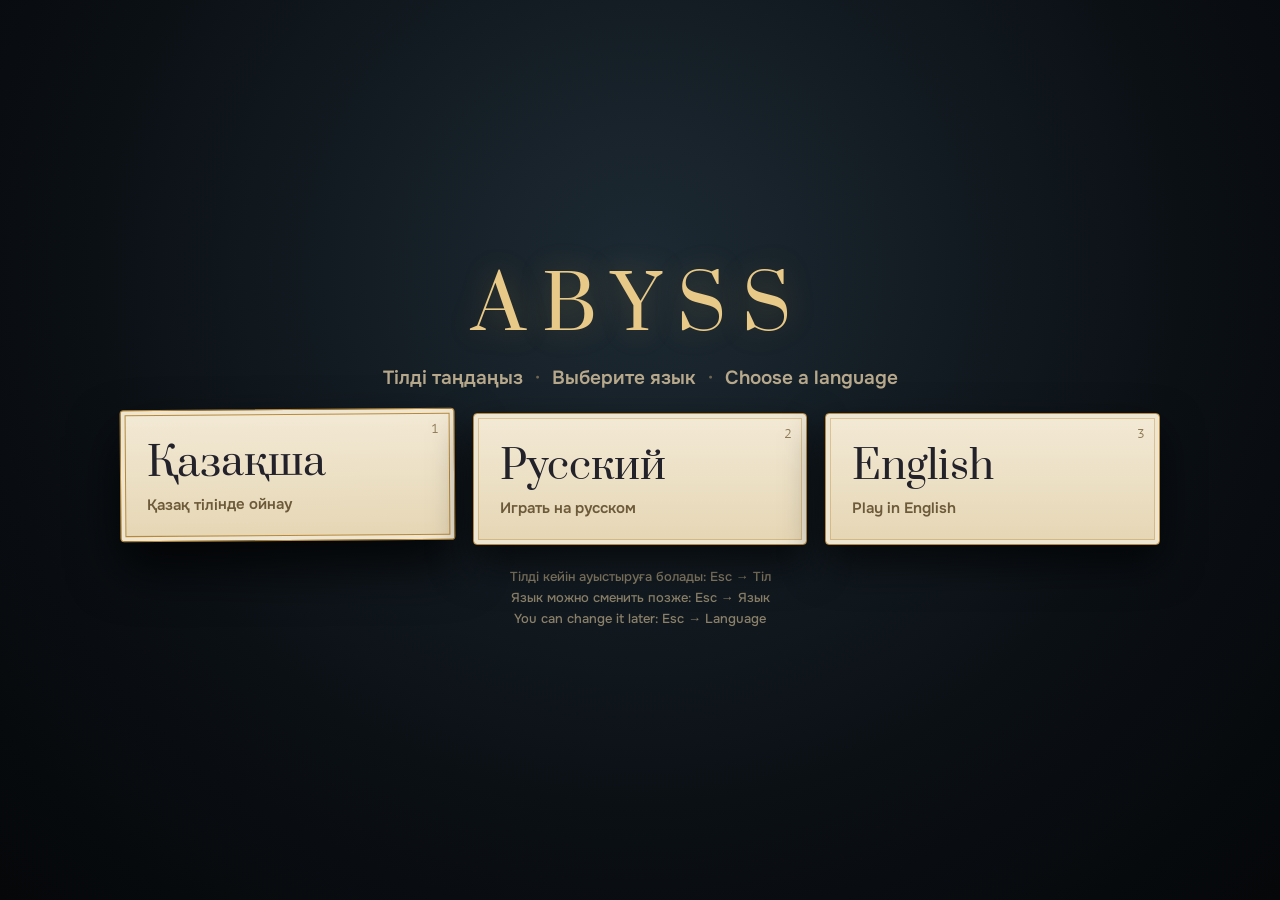
<file: web/index.html>
<!doctype html>
<html lang="ru">
<head>
  <meta charset="utf-8">
  <meta name="viewport" content="width=device-width, initial-scale=1">
  <title>ABYSS</title>
  <link rel="stylesheet" href="css/game.css">
  <link rel="icon" href="data:image/svg+xml,%3Csvg xmlns=%22http://www.w3.org/2000/svg%22 viewBox=%220 0 16 16%22%3E%3Ccircle cx=%228%22 cy=%228%22 r=%227%22 fill=%22%23B8893B%22/%3E%3Cpath d=%22M4 9h8l-1.5 2h-5z%22 fill=%22%23F2B632%22/%3E%3C/svg%3E">
  <!-- three.js is vendored in web/vendor/three: the game works offline -->
  <script type="importmap">
    { "imports": { "three": "./vendor/three/three.module.js", "three/addons/": "./vendor/three/addons/" } }
  </script>
</head>
<body>
  <canvas id="scene"></canvas>
  <div class="letterbox t"></div><div class="letterbox b"></div>
  <!-- All text is HTML over the canvas (never drawn in WebGL). -->
  <div id="overlay"></div>
  <div id="ui"></div>
  <div class="autopilot-banner" id="autopilot-banner" hidden></div>
  <div class="status" id="status" hidden></div>
  <div id="fade"></div>
  <script type="module" src="js/main.js"></script>
</body>
</html>
</file>
<file: web/css/game.css>
/* ABYSS · local woff2 fonts (offline). Every family has latin + cyrillic + cyrillic-ext,
   so the Kazakh letters Әә Ғғ Ққ Ңң Өө Ұұ Үү Һһ Іі never fall back (CLAUDE.md 23.1; tests/test_fonts.py). */
@font-face { font-family: "Cormorant Garamond"; font-weight: 500; font-style: normal; font-display: block;
  src: url("../fonts/cormorant-garamond-cyrillic-ext-500-normal.woff2") format("woff2"); unicode-range: U+0460-052F, U+1C80-1C8A, U+20B4, U+2DE0-2DFF, U+A640-A69F, U+FE2E-FE2F; }
@font-face { font-family: "Cormorant Garamond"; font-weight: 500; font-style: normal; font-display: block;
  src: url("../fonts/cormorant-garamond-cyrillic-500-normal.woff2") format("woff2"); unicode-range: U+0301, U+0400-045F, U+0490-0491, U+04B0-04B1, U+2116; }
@font-face { font-family: "Cormorant Garamond"; font-weight: 500; font-style: normal; font-display: block;
  src: url("../fonts/cormorant-garamond-latin-500-normal.woff2") format("woff2"); unicode-range: U+0000-00FF, U+0131, U+0152-0153, U+02BB-02BC, U+02C6, U+02DA, U+02DC, U+0304, U+0308, U+0329, U+2000-206F, U+20AC, U+2122, U+2191, U+2193, U+2212, U+2215, U+FEFF, U+FFFD; }
@font-face { font-family: "Cormorant Garamond"; font-weight: 500; font-style: italic; font-display: block;
  src: url("../fonts/cormorant-garamond-cyrillic-ext-500-italic.woff2") format("woff2"); unicode-range: U+0460-052F, U+1C80-1C8A, U+20B4, U+2DE0-2DFF, U+A640-A69F, U+FE2E-FE2F; }
@font-face { font-family: "Cormorant Garamond"; font-weight: 500; font-style: italic; font-display: block;
  src: url("../fonts/cormorant-garamond-cyrillic-500-italic.woff2") format("woff2"); unicode-range: U+0301, U+0400-045F, U+0490-0491, U+04B0-04B1, U+2116; }
@font-face { font-family: "Cormorant Garamond"; font-weight: 500; font-style: italic; font-display: block;
  src: url("../fonts/cormorant-garamond-latin-500-italic.woff2") format("woff2"); unicode-range: U+0000-00FF, U+0131, U+0152-0153, U+02BB-02BC, U+02C6, U+02DA, U+02DC, U+0304, U+0308, U+0329, U+2000-206F, U+20AC, U+2122, U+2191, U+2193, U+2212, U+2215, U+FEFF, U+FFFD; }
@font-face { font-family: "Cormorant Garamond"; font-weight: 600; font-style: normal; font-display: block;
  src: url("../fonts/cormorant-garamond-cyrillic-ext-600-normal.woff2") format("woff2"); unicode-range: U+0460-052F, U+1C80-1C8A, U+20B4, U+2DE0-2DFF, U+A640-A69F, U+FE2E-FE2F; }
@font-face { font-family: "Cormorant Garamond"; font-weight: 600; font-style: normal; font-display: block;
  src: url("../fonts/cormorant-garamond-cyrillic-600-normal.woff2") format("woff2"); unicode-range: U+0301, U+0400-045F, U+0490-0491, U+04B0-04B1, U+2116; }
@font-face { font-family: "Cormorant Garamond"; font-weight: 600; font-style: normal; font-display: block;
  src: url("../fonts/cormorant-garamond-latin-600-normal.woff2") format("woff2"); unicode-range: U+0000-00FF, U+0131, U+0152-0153, U+02BB-02BC, U+02C6, U+02DA, U+02DC, U+0304, U+0308, U+0329, U+2000-206F, U+20AC, U+2122, U+2191, U+2193, U+2212, U+2215, U+FEFF, U+FFFD; }
@font-face { font-family: "Cormorant Garamond"; font-weight: 600; font-style: italic; font-display: block;
  src: url("../fonts/cormorant-garamond-cyrillic-ext-600-italic.woff2") format("woff2"); unicode-range: U+0460-052F, U+1C80-1C8A, U+20B4, U+2DE0-2DFF, U+A640-A69F, U+FE2E-FE2F; }
@font-face { font-family: "Cormorant Garamond"; font-weight: 600; font-style: italic; font-display: block;
  src: url("../fonts/cormorant-garamond-cyrillic-600-italic.woff2") format("woff2"); unicode-range: U+0301, U+0400-045F, U+0490-0491, U+04B0-04B1, U+2116; }
@font-face { font-family: "Cormorant Garamond"; font-weight: 600; font-style: italic; font-display: block;
  src: url("../fonts/cormorant-garamond-latin-600-italic.woff2") format("woff2"); unicode-range: U+0000-00FF, U+0131, U+0152-0153, U+02BB-02BC, U+02C6, U+02DA, U+02DC, U+0304, U+0308, U+0329, U+2000-206F, U+20AC, U+2122, U+2191, U+2193, U+2212, U+2215, U+FEFF, U+FFFD; }
@font-face { font-family: "Cormorant Garamond"; font-weight: 700; font-style: normal; font-display: block;
  src: url("../fonts/cormorant-garamond-cyrillic-ext-700-normal.woff2") format("woff2"); unicode-range: U+0460-052F, U+1C80-1C8A, U+20B4, U+2DE0-2DFF, U+A640-A69F, U+FE2E-FE2F; }
@font-face { font-family: "Cormorant Garamond"; font-weight: 700; font-style: normal; font-display: block;
  src: url("../fonts/cormorant-garamond-cyrillic-700-normal.woff2") format("woff2"); unicode-range: U+0301, U+0400-045F, U+0490-0491, U+04B0-04B1, U+2116; }
@font-face { font-family: "Cormorant Garamond"; font-weight: 700; font-style: normal; font-display: block;
  src: url("../fonts/cormorant-garamond-latin-700-normal.woff2") format("woff2"); unicode-range: U+0000-00FF, U+0131, U+0152-0153, U+02BB-02BC, U+02C6, U+02DA, U+02DC, U+0304, U+0308, U+0329, U+2000-206F, U+20AC, U+2122, U+2191, U+2193, U+2212, U+2215, U+FEFF, U+FFFD; }
@font-face { font-family: "Cormorant Garamond"; font-weight: 700; font-style: italic; font-display: block;
  src: url("../fonts/cormorant-garamond-cyrillic-ext-700-italic.woff2") format("woff2"); unicode-range: U+0460-052F, U+1C80-1C8A, U+20B4, U+2DE0-2DFF, U+A640-A69F, U+FE2E-FE2F; }
@font-face { font-family: "Cormorant Garamond"; font-weight: 700; font-style: italic; font-display: block;
  src: url("../fonts/cormorant-garamond-cyrillic-700-italic.woff2") format("woff2"); unicode-range: U+0301, U+0400-045F, U+0490-0491, U+04B0-04B1, U+2116; }
@font-face { font-family: "Cormorant Garamond"; font-weight: 700; font-style: italic; font-display: block;
  src: url("../fonts/cormorant-garamond-latin-700-italic.woff2") format("woff2"); unicode-range: U+0000-00FF, U+0131, U+0152-0153, U+02BB-02BC, U+02C6, U+02DA, U+02DC, U+0304, U+0308, U+0329, U+2000-206F, U+20AC, U+2122, U+2191, U+2193, U+2212, U+2215, U+FEFF, U+FFFD; }
@font-face { font-family: "Caveat"; font-weight: 400; font-style: normal; font-display: block;
  src: url("../fonts/caveat-cyrillic-ext-400-normal.woff2") format("woff2"); unicode-range: U+0460-052F, U+1C80-1C8A, U+20B4, U+2DE0-2DFF, U+A640-A69F, U+FE2E-FE2F; }
@font-face { font-family: "Caveat"; font-weight: 400; font-style: normal; font-display: block;
  src: url("../fonts/caveat-cyrillic-400-normal.woff2") format("woff2"); unicode-range: U+0301, U+0400-045F, U+0490-0491, U+04B0-04B1, U+2116; }
@font-face { font-family: "Caveat"; font-weight: 400; font-style: normal; font-display: block;
  src: url("../fonts/caveat-latin-400-normal.woff2") format("woff2"); unicode-range: U+0000-00FF, U+0131, U+0152-0153, U+02BB-02BC, U+02C6, U+02DA, U+02DC, U+0304, U+0308, U+0329, U+2000-206F, U+20AC, U+2122, U+2191, U+2193, U+2212, U+2215, U+FEFF, U+FFFD; }
@font-face { font-family: "Caveat"; font-weight: 700; font-style: normal; font-display: block;
  src: url("../fonts/caveat-cyrillic-ext-700-normal.woff2") format("woff2"); unicode-range: U+0460-052F, U+1C80-1C8A, U+20B4, U+2DE0-2DFF, U+A640-A69F, U+FE2E-FE2F; }
@font-face { font-family: "Caveat"; font-weight: 700; font-style: normal; font-display: block;
  src: url("../fonts/caveat-cyrillic-700-normal.woff2") format("woff2"); unicode-range: U+0301, U+0400-045F, U+0490-0491, U+04B0-04B1, U+2116; }
@font-face { font-family: "Caveat"; font-weight: 700; font-style: normal; font-display: block;
  src: url("../fonts/caveat-latin-700-normal.woff2") format("woff2"); unicode-range: U+0000-00FF, U+0131, U+0152-0153, U+02BB-02BC, U+02C6, U+02DA, U+02DC, U+0304, U+0308, U+0329, U+2000-206F, U+20AC, U+2122, U+2191, U+2193, U+2212, U+2215, U+FEFF, U+FFFD; }
@font-face { font-family: "Onest"; font-weight: 400; font-style: normal; font-display: block;
  src: url("../fonts/onest-cyrillic-ext-400-normal.woff2") format("woff2"); unicode-range: U+0460-052F, U+1C80-1C8A, U+20B4, U+2DE0-2DFF, U+A640-A69F, U+FE2E-FE2F; }
@font-face { font-family: "Onest"; font-weight: 400; font-style: normal; font-display: block;
  src: url("../fonts/onest-cyrillic-400-normal.woff2") format("woff2"); unicode-range: U+0301, U+0400-045F, U+0490-0491, U+04B0-04B1, U+2116; }
@font-face { font-family: "Onest"; font-weight: 400; font-style: normal; font-display: block;
  src: url("../fonts/onest-latin-400-normal.woff2") format("woff2"); unicode-range: U+0000-00FF, U+0131, U+0152-0153, U+02BB-02BC, U+02C6, U+02DA, U+02DC, U+0304, U+0308, U+0329, U+2000-206F, U+20AC, U+2122, U+2191, U+2193, U+2212, U+2215, U+FEFF, U+FFFD; }
@font-face { font-family: "Onest"; font-weight: 500; font-style: normal; font-display: block;
  src: url("../fonts/onest-cyrillic-ext-500-normal.woff2") format("woff2"); unicode-range: U+0460-052F, U+1C80-1C8A, U+20B4, U+2DE0-2DFF, U+A640-A69F, U+FE2E-FE2F; }
@font-face { font-family: "Onest"; font-weight: 500; font-style: normal; font-display: block;
  src: url("../fonts/onest-cyrillic-500-normal.woff2") format("woff2"); unicode-range: U+0301, U+0400-045F, U+0490-0491, U+04B0-04B1, U+2116; }
@font-face { font-family: "Onest"; font-weight: 500; font-style: normal; font-display: block;
  src: url("../fonts/onest-latin-500-normal.woff2") format("woff2"); unicode-range: U+0000-00FF, U+0131, U+0152-0153, U+02BB-02BC, U+02C6, U+02DA, U+02DC, U+0304, U+0308, U+0329, U+2000-206F, U+20AC, U+2122, U+2191, U+2193, U+2212, U+2215, U+FEFF, U+FFFD; }
@font-face { font-family: "Onest"; font-weight: 600; font-style: normal; font-display: block;
  src: url("../fonts/onest-cyrillic-ext-600-normal.woff2") format("woff2"); unicode-range: U+0460-052F, U+1C80-1C8A, U+20B4, U+2DE0-2DFF, U+A640-A69F, U+FE2E-FE2F; }
@font-face { font-family: "Onest"; font-weight: 600; font-style: normal; font-display: block;
  src: url("../fonts/onest-cyrillic-600-normal.woff2") format("woff2"); unicode-range: U+0301, U+0400-045F, U+0490-0491, U+04B0-04B1, U+2116; }
@font-face { font-family: "Onest"; font-weight: 600; font-style: normal; font-display: block;
  src: url("../fonts/onest-latin-600-normal.woff2") format("woff2"); unicode-range: U+0000-00FF, U+0131, U+0152-0153, U+02BB-02BC, U+02C6, U+02DA, U+02DC, U+0304, U+0308, U+0329, U+2000-206F, U+20AC, U+2122, U+2191, U+2193, U+2212, U+2215, U+FEFF, U+FFFD; }
@font-face { font-family: "Onest"; font-weight: 700; font-style: normal; font-display: block;
  src: url("../fonts/onest-cyrillic-ext-700-normal.woff2") format("woff2"); unicode-range: U+0460-052F, U+1C80-1C8A, U+20B4, U+2DE0-2DFF, U+A640-A69F, U+FE2E-FE2F; }
@font-face { font-family: "Onest"; font-weight: 700; font-style: normal; font-display: block;
  src: url("../fonts/onest-cyrillic-700-normal.woff2") format("woff2"); unicode-range: U+0301, U+0400-045F, U+0490-0491, U+04B0-04B1, U+2116; }
@font-face { font-family: "Onest"; font-weight: 700; font-style: normal; font-display: block;
  src: url("../fonts/onest-latin-700-normal.woff2") format("woff2"); unicode-range: U+0000-00FF, U+0131, U+0152-0153, U+02BB-02BC, U+02C6, U+02DA, U+02DC, U+0304, U+0308, U+0329, U+2000-206F, U+20AC, U+2122, U+2191, U+2193, U+2212, U+2215, U+FEFF, U+FFFD; }
@font-face { font-family: "Onest"; font-weight: 800; font-style: normal; font-display: block;
  src: url("../fonts/onest-cyrillic-ext-800-normal.woff2") format("woff2"); unicode-range: U+0460-052F, U+1C80-1C8A, U+20B4, U+2DE0-2DFF, U+A640-A69F, U+FE2E-FE2F; }
@font-face { font-family: "Onest"; font-weight: 800; font-style: normal; font-display: block;
  src: url("../fonts/onest-cyrillic-800-normal.woff2") format("woff2"); unicode-range: U+0301, U+0400-045F, U+0490-0491, U+04B0-04B1, U+2116; }
@font-face { font-family: "Onest"; font-weight: 800; font-style: normal; font-display: block;
  src: url("../fonts/onest-latin-800-normal.woff2") format("woff2"); unicode-range: U+0000-00FF, U+0131, U+0152-0153, U+02BB-02BC, U+02C6, U+02DA, U+02DC, U+0304, U+0308, U+0329, U+2000-206F, U+20AC, U+2122, U+2191, U+2193, U+2212, U+2215, U+FEFF, U+FFFD; }
@font-face { font-family: "Prata"; font-weight: 400; font-style: normal; font-display: block;
  src: url("../fonts/prata-cyrillic-ext-400-normal.woff2") format("woff2"); unicode-range: U+0460-052F, U+1C80-1C8A, U+20B4, U+2DE0-2DFF, U+A640-A69F, U+FE2E-FE2F; }
@font-face { font-family: "Prata"; font-weight: 400; font-style: normal; font-display: block;
  src: url("../fonts/prata-cyrillic-400-normal.woff2") format("woff2"); unicode-range: U+0301, U+0400-045F, U+0490-0491, U+04B0-04B1, U+2116; }
@font-face { font-family: "Prata"; font-weight: 400; font-style: normal; font-display: block;
  src: url("../fonts/prata-latin-400-normal.woff2") format("woff2"); unicode-range: U+0000-00FF, U+0131, U+0152-0153, U+02BB-02BC, U+02C6, U+02DA, U+02DC, U+0304, U+0308, U+0329, U+2000-206F, U+20AC, U+2122, U+2191, U+2193, U+2212, U+2215, U+FEFF, U+FFFD; }
@font-face { font-family: "PT Mono"; font-weight: 400; font-style: normal; font-display: block;
  src: url("../fonts/pt-mono-cyrillic-ext-400-normal.woff2") format("woff2"); unicode-range: U+0460-052F, U+1C80-1C8A, U+20B4, U+2DE0-2DFF, U+A640-A69F, U+FE2E-FE2F; }
@font-face { font-family: "PT Mono"; font-weight: 400; font-style: normal; font-display: block;
  src: url("../fonts/pt-mono-cyrillic-400-normal.woff2") format("woff2"); unicode-range: U+0301, U+0400-045F, U+0490-0491, U+04B0-04B1, U+2116; }
@font-face { font-family: "PT Mono"; font-weight: 400; font-style: normal; font-display: block;
  src: url("../fonts/pt-mono-latin-400-normal.woff2") format("woff2"); unicode-range: U+0000-00FF, U+0131, U+0152-0153, U+02BB-02BC, U+02C6, U+02DA, U+02DC, U+0304, U+0308, U+0329, U+2000-206F, U+20AC, U+2122, U+2191, U+2193, U+2212, U+2215, U+FEFF, U+FFFD; }

:root {
  --paper: #EFE6D2;
  --ink: #2B2A33;
  --pencil: #5B5B66;
  --red-pencil: #C2412D;
  --brass: #B8893B;
  --lamp: #FFD9A0;
  --teal: #2F7D86;
  --title: "Prata", Georgia, serif;
  --hand: "Caveat", "Comic Sans MS", cursive;
  --print: "Onest", "Helvetica Neue", Arial, sans-serif;
  --mono: "PT Mono", Menlo, monospace;
}

* { box-sizing: border-box; }
[hidden] { display: none !important; }

html, body {
  margin: 0;
  height: 100%;
  overflow: hidden;
  background: #0e0905;
  color: var(--ink);
  font-family: var(--print);
}

#scene { position: fixed; inset: 0; width: 100%; height: 100%; display: block; filter: saturate(1.14) contrast(1.05); }

/* the vignette lives in the film shader (view.js) */

#overlay { position: fixed; inset: 0; pointer-events: none; overflow: hidden; }

/* elements pinned to a 3D point: JS moves the holder, the child is centred on it */
.pinned { position: absolute; left: 0; top: 0; will-change: transform; }
.pinned > * { position: relative; }
.pin-at > * { translate: -50% -50%; }
.pin-above > * { translate: -50% -100%; }

/* paper name tags over the ships (CLAUDE.md v3.1, 18) */
.ship-tag { pointer-events: none; background: linear-gradient(#f4ead2, #e8dbbb); color: #23222b; padding: 3px 9px 5px;
  border-radius: 3px; box-shadow: 0 6px 14px #0009; text-align: center; white-space: nowrap; margin-top: -12px; }
.ship-tag::after { content: ""; position: absolute; left: 50%; bottom: -12px; width: 1.5px; height: 12px; background: #23222baa; }
.ship-tag b { display: block; font: 700 15px/1.15 "Cormorant Garamond", Georgia, serif; }
.ship-tag span { font: 600 11px Onest, sans-serif; color: #6d6858; }
.ship-tag.you { border-top: 3px solid #f29a1c; }
.ship-tag.rival { border-top: 3px solid #b8432f; }
.ship-tag.rival b { color: #8e2f1f; }

/* ---------- printed labels on the chart margins ---------- */
.status { position: fixed; left: 24px; bottom: 20px; font-size: 14px; color: #ff9b85; }

/* ======================= M6: table UI ======================= */
#ui { position: fixed; inset: 0; pointer-events: none; z-index: 5; }
#ui > * { pointer-events: auto; }
.icon { width: 18px; height: 18px; flex: none; }

/* paper note look shared by the panels */

/* ================================================================ M7: things on the table (v3.1, 18) */
:root { --paper2: #e7d9b8; --brass2: #ecc983; --brassd: #6b4a1c; --navy: #1f3550; --rival: #a8392a; --serif: "Cormorant Garamond", Georgia, serif; }
.pill { display: inline-flex; align-items: center; gap: 7px; min-height: 34px; padding: 6px 12px; border: 1px solid #c3944766; border-radius: 20px;
  background: #1a120ccc; color: #e9dcc0; font: 600 13px Onest, sans-serif; cursor: pointer; }
.pill:hover { border-color: var(--brass2); }
.pill .icon { width: 17px; height: 17px; color: var(--brass2); }
.pill.active { background: linear-gradient(180deg, #efd08c, #c69a4c 55%, #a27434); color: #2a1c0a; border-color: #5e4319; }
.pill.active .icon { color: #2a1c0a; }
.pill.soon { opacity: 0.45; cursor: not-allowed; }
button:focus-visible { outline: 2px solid var(--brass2); outline-offset: 3px; }

/* caption + goal, brass instruments */
.cap { position: fixed; left: 22px; top: 14px; display: flex; flex-direction: column; align-items: flex-start; gap: 7px; max-width: 340px; }
.cap .who { min-height: 28px; padding: 3px 11px; font-size: 12.5px; }
.cap h1 { margin: 0; font: italic 600 22px/1 var(--serif); color: var(--brass2); }
.cap small { display: block; margin-top: 4px; font: 600 13px Onest, sans-serif; color: #e2d4b6; text-shadow: 0 1px 2px #000, 0 0 8px #000c; }
.cap h1 { text-shadow: 0 1px 3px #000a; }
.inst { position: fixed; left: 18px; top: 104px; display: flex; flex-direction: column; gap: 8px; }
.dial { text-align: center; }
.dial svg { width: 104px; height: 104px; filter: drop-shadow(0 10px 14px #000a); }
.dial span { display: block; margin-top: -2px; font: italic 600 17px var(--serif); color: #e9dcc0; }
.dial .needle { transition: transform 1.1s cubic-bezier(0.3, 1.6, 0.5, 1); }        /* overshoots and settles */
.dial.low span { color: #ff9b85; }
.dial.low svg { animation: dial-low 1.4s ease-in-out infinite; }
@keyframes dial-low { 50% { filter: drop-shadow(0 0 14px rgba(220, 70, 40, 0.75)); } }
.hud-right { position: fixed; right: 18px; top: 14px; display: flex; gap: 6px; flex-wrap: wrap; justify-content: flex-end; width: min(440px, 33vw); }
.hud-right .pill { min-height: 32px; padding: 5px 11px; font-size: 12.5px; }

/* intercepted telegram (the rival) */
/* pinned in the right margin of the table, below the buttons: the chart stays fully visible */
.tg { position: fixed; top: 104px; right: 22px; transform: rotate(1.4deg); width: min(290px, 21vw);
  background: linear-gradient(#efe6cf, #e6dab9); color: #2a2620; padding: 13px 15px 11px; box-shadow: 0 14px 30px #000b;
  font: 12px/1.5 var(--mono); }
.tg::before { content: ""; position: absolute; top: -7px; left: 50%; width: 16px; height: 16px; border-radius: 50%;
  background: radial-gradient(circle at 35% 35%, #ff8a72, #a8392a 60%, #5a1a10); box-shadow: 0 3px 4px #0008; }
.tg .hd { display: flex; justify-content: space-between; align-items: center; font-size: 10.5px; color: #6b6252;
  border-bottom: 1px dashed #6b625266; padding-bottom: 6px; margin-bottom: 6px; }
.tg .st { border: 2px solid #8a7f6a; color: #8a7f6a; padding: 1px 7px; transform: rotate(4deg); font-weight: 700; border-radius: 3px; }
.tg.urgent .st { border-color: var(--rival); color: var(--rival); }
.tg.urgent { animation: tg-pulse 1.2s ease-in-out infinite; }
@keyframes tg-pulse { 50% { box-shadow: 0 14px 30px #000b, 0 0 0 3px rgba(168, 57, 42, 0.7), 0 0 28px 6px rgba(168, 57, 42, 0.45); } }
.tg b { color: var(--rival); }

/* officers' drawer + dock */
.off { position: fixed; left: 50%; bottom: 0; width: min(1120px, 97vw); z-index: 12; display: grid; grid-template-columns: repeat(3, minmax(0, 1fr));
  gap: 16px; align-items: start; padding: 50px 24px 30px; background: linear-gradient(180deg, #3b2615 0, #26170c 100%);
  border-top: 3px solid #c39447; border-radius: 20px 20px 0 0;
  box-shadow: 0 -24px 70px #000d, inset 0 1px 0 #f0d59066, inset 0 -40px 60px #0006;
  transform: translate(-50%, 110%); transition: transform 0.34s cubic-bezier(0.55, 0, 0.8, 0.2); }
.off::before { content: ""; position: absolute; left: 50%; top: 12px; width: 70px; height: 6px; margin-left: -35px; border-radius: 3px;
  background: #c3944766; box-shadow: inset 0 1px 2px #0008; }
body.peek .off { transform: translate(-50%, 0); transition: transform 0.6s cubic-bezier(0.18, 1.32, 0.4, 1); }
.off h2 { position: absolute; left: 26px; top: 12px; margin: 0; font: italic 600 22px/1 var(--serif); color: var(--brass2); }
.off h2 small { margin-left: 10px; font: 600 12px Onest, sans-serif; font-style: normal; color: #a99d86; }
.oc { --r: 0deg; position: relative; display: grid; grid-template-columns: 72px 1fr; gap: 12px; align-items: start; cursor: pointer;
  background: linear-gradient(170deg, #f4ead2, #e8dbbb); color: var(--ink); padding: 12px 14px 12px 12px; box-shadow: 0 12px 26px #000a;
  border-radius: 2px; transform: translateY(60px) rotate(var(--r)); opacity: 0; transition: transform 0.25s ease-in, opacity 0.2s; }
.oc:nth-of-type(1) { --r: -1.2deg; } .oc:nth-of-type(2) { --r: 0.7deg; } .oc:nth-of-type(3) { --r: -0.5deg; }
body.peek .oc { transform: rotate(var(--r)); opacity: 1; transition: transform 0.7s cubic-bezier(0.2, 1.55, 0.4, 1), opacity 0.3s; }
body.peek .oc:nth-of-type(2) { transition-delay: 0.06s; } body.peek .oc:nth-of-type(3) { transition-delay: 0.12s; }
.oc .medal { width: 72px; height: 88px; }
.oc .nm { font: 700 22px/1 var(--serif); }
.oc .rl { margin: 3px 0 5px; font: 600 12px Onest, sans-serif; color: #7a705c; }
.oc q { display: block; quotes: none; font: italic 500 18.5px/1.22 var(--serif); }
.oc q b { font-style: normal; font-weight: 700; color: #8e2f1f; }
.oc.warning { box-shadow: 0 12px 26px #000a, inset 0 0 0 2px rgba(168, 57, 42, 0.7); }
.dock { position: fixed; right: 18px; bottom: 18px; z-index: 8; width: 340px; display: flex; flex-direction: column; gap: 10px; }
.pk { display: grid; grid-template-columns: 44px 1fr auto; gap: 12px; align-items: center; min-height: 60px; text-align: left;
  padding: 10px 14px 10px 10px; background: linear-gradient(180deg, #3b2615, #26170c); border: 1px solid #c3944777; border-radius: 12px;
  box-shadow: 0 12px 26px #000a; color: #f2e8cf; user-select: none; -webkit-user-select: none; touch-action: none; cursor: pointer; }
.pk:hover { border-color: var(--brass2); }
.pk .kc { display: grid; place-items: center; width: 44px; height: 44px; border-radius: 9px; font: 700 22px var(--serif); color: #2a1c0a;
  background: linear-gradient(180deg, #f3d995, #b98a3e); box-shadow: 0 3px 0 #6b4a1c, inset 0 1px 0 #fff6; transition: transform 0.12s, box-shadow 0.12s; }
body.peek .pk .kc { transform: translateY(3px); box-shadow: 0 0 0 #6b4a1c, inset 0 1px 0 #fff6; }
.pk b { display: block; font: 700 19px/1.05 var(--serif); }
.pk small { display: block; margin-top: 2px; font: 600 12px Onest, sans-serif; color: #c9b99a; }
.pk .fc { display: flex; }
.pk .face { display: block; width: 30px; height: 36px; margin-left: -8px; filter: drop-shadow(0 2px 3px #000a); }
.pk .face .medal { width: 100%; height: 100%; }
.pk .face.warning { animation: face-warn 1.2s ease-in-out infinite; }
@keyframes face-warn { 50% { filter: drop-shadow(0 0 8px rgba(255, 90, 60, 0.95)); } }
.adv { position: relative; min-height: 64px; text-align: left; padding: 13px 18px 12px 52px; cursor: pointer;
  background: linear-gradient(180deg, #efd08c 0%, #c69a4c 55%, #a27434 100%); color: #2a1c0a; border: 1px solid #5e4319; border-radius: 3px;
  box-shadow: 0 1px 0 #fff3 inset, 0 -2px 0 #6b4a1c inset, 0 12px 26px #000a; transition: filter 0.2s; }
.adv:hover { filter: brightness(1.07); }
.adv:disabled { filter: grayscale(0.5) brightness(0.8); cursor: wait; }
.adv::before, .adv::after { content: ""; position: absolute; top: 8px; width: 7px; height: 7px; border-radius: 50%; background: radial-gradient(circle at 35% 35%, #f6e2b0, #7a5520); }
.adv::before { left: 8px; } .adv::after { right: 8px; }
.adv svg { position: absolute; left: 16px; top: 50%; transform: translateY(-50%); width: 26px; height: 26px; }
.adv b { display: block; font: 700 23px/1.05 var(--serif); text-shadow: 0 1px 0 #f7e3b066; }
.adv small { display: block; margin-top: 3px; font: 600 13px/1.3 Onest, sans-serif; color: #4b3517; }

/* hint line + brass rail + hanging paper tags */
.actions { position: fixed; left: 22px; bottom: 0; width: min(920px, calc(100vw - 400px)); height: 272px; }
.actions-hint { position: absolute; left: 0; top: 0; max-width: 100%; padding: 5px 12px; background: #1a120ccc; border: 1px solid #c3944744;
  border-radius: 14px; color: #e9dcc0; font-size: 13px; }
.actions-hint b { color: #ffcf7a; }
.rail { position: absolute; left: 0; right: 0; top: 44px; height: 4px; border-radius: 2px; background: linear-gradient(#f0d590, #8a6326); box-shadow: 0 3px 6px #000a; }
.tags { position: absolute; left: 8px; right: 0; top: 66px; display: flex; gap: 14px; align-items: flex-start; }
.tag { --sw: 0deg; position: relative; flex: 1 1 0; max-width: 290px; min-height: 150px; display: flex; flex-direction: column; gap: 5px; text-align: left;
  color: var(--ink); background: linear-gradient(175deg, #f4ead2, #e6d8b6); padding: 24px 13px 10px; cursor: pointer; border: 0;
  clip-path: polygon(22px 0, calc(100% - 22px) 0, 100% 22px, 100% 100%, 0 100%, 0 22px);
  filter: drop-shadow(0 12px 16px #000b); transform-origin: 50% -22px; transform: rotate(var(--sw)); transition: transform 0.35s cubic-bezier(0.3, 1.8, 0.5, 1); }
.tag::before { content: ""; position: absolute; left: 50%; top: -22px; width: 2px; height: 32px; background: #8c7a5c; }
.tag:hover { transform: rotate(calc(var(--sw) * -2.2)); }
.tag:active { transform: rotate(0deg) translateY(2px); }
.tag:disabled { opacity: 0.55; cursor: wait; }
.tag .hole { position: absolute; top: 9px; left: 50%; width: 12px; height: 12px; margin-left: -6px; border-radius: 50%;
  background: #2a1d12; box-shadow: 0 0 0 3px #c39447, 0 0 0 4px #6b4a1c; }
.tag-title { display: grid; grid-template-columns: 30px 1fr; gap: 8px; align-items: start; font: 700 17.5px/1.06 var(--serif); }
.tag-title svg { width: 30px; height: 30px; }
.tag.rec .tag-title { padding-right: 38px; }
.tag-desc { font-size: 11.5px; line-height: 1.28; color: #5b5446; display: -webkit-box; -webkit-line-clamp: 2; -webkit-box-orient: vertical; overflow: hidden; }
.tag-chips { display: flex; gap: 5px; flex-wrap: wrap; }
.chip { font: 12px/1 var(--mono); border: 1.5px solid currentColor; border-radius: 3px; padding: 4px 6px; color: #3b3833; white-space: nowrap; background: none; }
.chip.g { color: #8a5d12; } .chip.t { color: #1f5b62; } .chip.r { color: #8e2f1f; }
.tag-rival { font-size: 11.5px; line-height: 1.25; color: #6d6858; }
.tag-rival.urgent { color: #8e2f1f; font-weight: 700; }
.tag-warn { display: flex; gap: 5px; align-items: flex-start; font-size: 11.5px; line-height: 1.25; color: #8e2f1f; font-weight: 700; }
.tag-warn .icon { width: 14px; height: 14px; flex: none; }
.seal { position: absolute; right: 9px; top: 14px; width: 46px; height: 46px; border-radius: 50%; display: grid; place-items: center;
  background: radial-gradient(circle at 38% 35%, #e6a13a, #a8671a 60%, #6d3f0c); color: #fff3d6; font: italic 700 13px var(--serif);
  transform: rotate(-12deg); box-shadow: 0 3px 6px #0007; animation: seal-in 0.45s cubic-bezier(0.3, 1.8, 0.5, 1); }
@keyframes seal-in { from { transform: rotate(-30deg) scale(1.8); opacity: 0; } }

/* officer notes (toasts) */
.toasts { position: fixed; right: 22px; top: 300px; z-index: 9; display: flex; flex-direction: column; gap: 8px; width: min(380px, 40vw); }
.toast { display: grid; grid-template-columns: 52px 1fr; gap: 12px; align-items: center; padding: 10px 16px 10px 10px; cursor: pointer;
  background: linear-gradient(170deg, #f4ead2, #e8dbbb); color: var(--ink); box-shadow: 0 18px 40px #000c; animation: toast-in 0.45s ease-out; }
.toast .medal { width: 52px; height: 64px; }
.toast .tn { font: 600 12.5px Onest, sans-serif; color: #7a705c; }
.toast .tt { font: italic 500 19px/1.22 var(--serif); }
.toast .tt b { font-style: normal; color: #8e2f1f; }
.toast.out { opacity: 0; transform: translateX(30px); transition: 0.3s; }
@keyframes toast-in { from { opacity: 0; transform: translateX(30px); } }

/* "Who is who" */
.intro { position: fixed; inset: 0; z-index: 38; display: grid; place-items: center; padding: 16px; background: rgba(6, 4, 2, 0.62); }
.ib { width: min(560px, 94vw); background: linear-gradient(170deg, #f4ead2, #e8dbbb); color: var(--ink); padding: 24px 26px 20px; box-shadow: 0 30px 80px #000; }
.ib h2 { margin: 0 0 4px; font: 700 32px/1.1 var(--serif); }
.ib .sub { margin: 0 0 14px; font: italic 500 18px/1.3 var(--serif); color: #4a4652; }
.ir { display: grid; grid-template-columns: 18px 1fr; gap: 12px; align-items: start; margin: 10px 0; font-size: 14.5px; line-height: 1.45; }
.ir i { width: 18px; height: 18px; margin-top: 3px; border-radius: 50%; box-shadow: inset 0 -2px 0 #0003; }
.ir b { font: 700 17px var(--serif); }
.ib .go { margin-top: 12px; min-height: 48px; padding: 10px 22px; background: linear-gradient(180deg, #efd08c, #c69a4c 55%, #a27434);
  border: 1px solid #5e4319; color: #2a1c0a; font: 700 16px Onest, sans-serif; border-radius: 3px; cursor: pointer; }

/* autopilot banner */
.autopilot-banner { position: fixed; left: 50%; bottom: 14px; translate: -50% 0; z-index: 14; padding: 8px 16px; border-radius: 20px;
  background: linear-gradient(180deg, #efd08c, #c69a4c 55%, #a27434); color: #2a1c0e; font-weight: 700; font-size: 13px; box-shadow: 0 8px 20px #0008; }

/* cinema mode: the interface slides off, black bars, the camera follows the ship */
.cap, .inst, .actions, .dock, .tg, .hud-right { transition: transform 0.8s cubic-bezier(0.6, 0, 0.2, 1), opacity 0.6s; }
.letterbox { position: fixed; left: 0; right: 0; height: 0; background: #000; z-index: 6; pointer-events: none; transition: height 0.8s cubic-bezier(0.6, 0, 0.2, 1); }
.letterbox.t { top: 0; } .letterbox.b { bottom: 0; }
body.cine .letterbox { height: 8.5vh; }
body.cine .actions { transform: translateY(260px); }
body.cine .dock { transform: translateY(260px); }
body.cine .inst { transform: translateX(-170px); }
body.cine .cap, body.cine .hud-right { opacity: 0; pointer-events: none; }
body.cine .tg { transform: translateX(340px) rotate(1.4deg); }
body.cine .toasts { right: 50%; top: calc(8.5vh + 14px); translate: 50% 0; }
body.cine .autopilot-banner { bottom: calc(8.5vh + 10px); }
/* full-screen fades between scenes */
#fade { position: fixed; inset: 0; z-index: 60; pointer-events: none; opacity: 0; transition: opacity 0.65s; background: #000; }
#fade.on { opacity: 1; }
#fade.blue { background: #021a26; }
#fade.white { background: #cfe6ee; }
/* another scene (the dive): the table's pins and HTML stay hidden */
body.other-scene #overlay { opacity: 0; }

/* standing up: only the caption, the instruments and the buttons stay */
body.standing .actions, body.standing .dock, body.standing .tg, body.standing .inst { opacity: 0; pointer-events: none; }
body.standing #overlay { opacity: 0; }
#overlay { transition: opacity 0.6s; }

.cell-tip {
  position: fixed;
  left: 0;
  top: 0;
  z-index: 20;
  pointer-events: none;
  display: flex;
  flex-direction: column;
  padding: 4px 11px 7px;
  border-radius: 3px;
  background: var(--paper);
  box-shadow: 0 6px 16px rgba(0, 0, 0, 0.45);
  font-size: 12.5px;
  color: var(--ink);
  white-space: nowrap;
  rotate: -1deg;
}
.cell-tip-big { font-family: var(--hand); font-weight: 700; font-size: 26px; line-height: 1; color: var(--red-pencil); }

/* ---- officer toasts ---- */
/* ---- radio window (clues) ---- */
.radio-back { position: fixed; inset: 0; z-index: 30; display: grid; place-items: center; background: rgba(8, 5, 2, 0.35); }
.radio {
  width: min(480px, 92vw);
  padding: 16px 18px 16px;
  border-radius: 8px;
  background: linear-gradient(180deg, #2f4a3a, #22362a);
  color: #d9f2c4;
  box-shadow: 0 22px 50px rgba(0, 0, 0, 0.6), inset 0 0 0 2px rgba(184, 137, 59, 0.6);
  animation: toast-in 0.25s ease-out;
}
.radio-head { display: flex; align-items: center; gap: 8px; font-size: 13px; color: #bfe3a5; }
.radio-head .icon { width: 22px; height: 22px; color: var(--brass); }
.radio-title { font-weight: 700; letter-spacing: 0.04em; }
.radio-src { margin-left: auto; font-family: var(--mono); font-size: 12px; color: #9fcf86; }
.radio-text {
  min-height: 64px;
  margin: 12px 0;
  padding: 10px 12px;
  border-radius: 4px;
  background: rgba(6, 18, 10, 0.55);
  font-family: var(--mono);
  font-size: 15px;
  line-height: 1.4;
  color: #c9f7a6;
  cursor: pointer;
  text-shadow: 0 0 6px rgba(140, 255, 120, 0.35);
}
.radio-meta { display: flex; align-items: center; gap: 14px; font-size: 12px; color: #bfe3a5; }
.rel { flex: 1; }
.rel-bar { height: 6px; margin-top: 4px; border-radius: 3px; background: rgba(255, 255, 255, 0.12); overflow: hidden; }
.rel-fill { height: 100%; background: #9fd36f; }
.radio-hears { color: #f0b39f; font-weight: 700; max-width: 45%; }
.radio-buttons { display: flex; gap: 10px; margin-top: 14px; }
.radio-buttons button {
  display: flex; align-items: center; gap: 7px;
  padding: 9px 14px; border: 0; border-radius: 4px; cursor: pointer;
  font-family: var(--print); font-weight: 700; font-size: 14px;
}
.radio-accept { background: var(--brass); color: #2a1c0e; }
.radio-reject { background: rgba(255, 255, 255, 0.12); color: #e8e0cc; }

/* ---- tutorial ---- */
.coach { position: fixed; inset: 0; z-index: 40; }
.coach-hole {
  position: absolute;
  border-radius: 10px;
  box-shadow: 0 0 0 9999px rgba(8, 5, 2, 0.66), 0 0 0 3px var(--brass) inset;
  transition: all 0.3s ease;
  pointer-events: none;
}
.coach-card {
  position: absolute;
  width: 340px;
  padding: 14px 16px 12px;
  border-radius: 3px;
  background: var(--paper);
  box-shadow: 0 18px 40px rgba(0, 0, 0, 0.55);
  rotate: -0.8deg;
}
.coach-count { font-family: var(--mono); font-size: 12px; color: var(--pencil); }
.coach-card h3 { margin: 2px 0 6px; font-family: var(--title); font-weight: 400; font-size: 21px; color: var(--ink); }
.coach-card p { margin: 0 0 12px; font-size: 14px; line-height: 1.4; color: var(--ink); }
.coach-buttons { display: flex; gap: 8px; }
.coach-buttons button { padding: 7px 14px; border: 0; border-radius: 3px; cursor: pointer; font-family: var(--print); font-weight: 700; font-size: 13px; }
.coach-next { background: var(--brass); color: #2a1c0e; }
.coach-skip { background: rgba(43, 42, 51, 0.1); color: var(--ink); }

/* ---- results ---- */
.result-back { position: fixed; inset: 0; z-index: 35; display: grid; place-items: center; background: rgba(8, 5, 2, 0.5); }
.result {
  position: relative;
  width: min(560px, 92vw);
  padding: 26px 30px 22px;
  border-radius: 3px;
  background: var(--paper);
  box-shadow: 0 26px 60px rgba(0, 0, 0, 0.6);
  rotate: -0.6deg;
  animation: result-in 0.5s ease-out;
  background: linear-gradient(170deg, #f4ead2, #e8dbbb);
}
@keyframes result-in { from { opacity: 0; transform: translateY(16px); } }
.stamp {
  position: absolute;
  top: 18px;
  right: 18px;
  padding: 4px 10px;
  border: 3px solid currentColor;
  border-radius: 4px;
  font-family: var(--title);
  font-size: 14px;
  letter-spacing: 0.08em;
  rotate: 8deg;
  opacity: 0.85;
}
.result.won .stamp { color: #2f7d4a; }
.result.lost .stamp { color: var(--red-pencil); }
.result h2 { margin: 18px 0 8px; padding-right: 130px; font: 700 32px/1.08 var(--serif); color: var(--ink); }
.result .story { margin: 0 0 12px; font: italic 500 19px/1.3 var(--serif); color: #3d3a33; }
.stars { display: flex; gap: 6px; margin: 4px 0 10px; }
.star { width: 30px; height: 30px; fill: rgba(43, 42, 51, 0.15); }
.star.on { fill: var(--brass); }
.lesson { margin: 0 0 14px; font-family: var(--hand); font-size: 23px; line-height: 1.15; color: var(--red-pencil); }
.numbers { display: grid; grid-template-columns: repeat(3, 1fr); gap: 10px; margin-bottom: 16px; }
.numbers div { padding: 8px 10px; border-radius: 3px; background: rgba(43, 42, 51, 0.06); }
.numbers b { display: block; font-family: var(--mono); font-size: 18px; color: var(--ink); }
.numbers span { font-size: 11.5px; line-height: 1.25; color: var(--pencil); }
.result-buttons { display: flex; gap: 10px; }
.result-buttons button { padding: 10px 16px; border: 0; border-radius: 3px; cursor: pointer; font-family: var(--print); font-weight: 700; font-size: 14px; }
.result-buttons .again { background: var(--brass); color: #2a1c0e; }
.result-buttons .new { background: rgba(43, 42, 51, 0.1); color: var(--ink); }

/* ================================================================ M8: the cockpit of "Nerpa-2" (v3.1, 19) */
.cockpit { position: fixed; inset: 0; z-index: 20; pointer-events: none; opacity: 0; transition: opacity 0.8s; }
.cockpit.on { opacity: 1; }
.cockpit.on > * { pointer-events: auto; }
.ck-panel { position: absolute; inset: 0; pointer-events: none !important;
  background: repeating-linear-gradient(0deg, rgba(255, 255, 255, 0.012) 0 1px, transparent 1px 3px), radial-gradient(ellipse at 50% 46%, #2b3034 0, #171a1d 52%, #0a0b0d 100%); }
.ck-rivet { position: absolute; width: 9px; height: 9px; margin: -4.5px 0 0 -4.5px; border-radius: 50%; background: radial-gradient(circle at 35% 35%, #8c949a, #2a2e31 70%); box-shadow: 0 1px 1px #000; }
.ck-ring { position: absolute; border-radius: 50%; pointer-events: none !important;
  box-shadow: 0 0 0 7px #2b1d0b, 0 0 0 26px #a37a36, 0 0 0 28px #e6c57f, 0 0 0 31px #4a3314, 0 0 60px 34px rgba(0, 0, 0, 0.85), inset 0 0 0 3px #e8c67e, inset 0 0 80px 26px rgba(0, 8, 12, 0.92); }
.ck-bolt { position: absolute; width: 15px; height: 15px; margin: -7.5px 0 0 -7.5px; border-radius: 50%; background: radial-gradient(circle at 35% 35%, #f6dc9c, #8a6326 65%, #3a2810); box-shadow: 0 2px 3px #000a; }
.ck-glass { position: absolute; border-radius: 50%; pointer-events: none !important;
  background: radial-gradient(ellipse 60% 40% at 30% 18%, rgba(255, 255, 255, 0.07), transparent 70%), radial-gradient(circle at 50% 50%, transparent 62%, rgba(0, 10, 16, 0.55) 100%); }
.ck-glass::after { content: ""; position: absolute; inset: 0; border-radius: 50%; opacity: var(--fog, 0); transition: opacity 1.2s;
  background: radial-gradient(circle, rgba(205, 225, 232, 0.05) 25%, rgba(205, 225, 232, 0.6) 100%); }   /* fogged glass when O₂ is low */
.ck-drops { position: absolute; border-radius: 50%; pointer-events: none !important; opacity: 0.55; }
.ck-hdg { position: absolute; left: 50%; width: 320px; margin-left: -160px; height: 38px; overflow: hidden; background: #0b0d0e; border: 2px solid #3b4044; border-radius: 6px; box-shadow: inset 0 0 12px #000; }
.ck-hdg i { position: absolute; left: 50%; top: 0; width: 2px; height: 100%; background: #ff9a3c; box-shadow: 0 0 8px #ff9a3c; }
.ck-tape { position: absolute; top: 0; left: 0; height: 100%; white-space: nowrap; font: 13px/38px var(--mono); color: #9fe0b0; }
.ck-tape span { display: inline-block; width: 40px; text-align: center; }
.ck-col { position: absolute; top: 50%; transform: translateY(-50%); display: flex; flex-direction: column; gap: 14px; align-items: center; }
.ck-col.l { left: max(18px, calc(50% - var(--R) - 236px)); }
.ck-col.r { right: max(18px, calc(50% - var(--R) - 236px)); transition: margin-top 0.8s ease; }
.ck-lbl { font: 12px var(--mono); color: #aab4b8; letter-spacing: 0.04em; text-align: center; }
.ck-hint { max-width: 190px; line-height: 1.5; }
.ck-nixie { font: 34px/1 var(--mono); color: #ffb35c; text-shadow: 0 0 8px #ff8a2a, 0 0 20px #ff6a00aa; background: #120a05; border: 2px solid #3b4044; border-radius: 8px; padding: 8px 12px; box-shadow: inset 0 0 14px #000; }
/* the beacon direction finder (22.3 p. 1) */
.ck-finder { display: flex; flex-direction: column; align-items: center; gap: 6px; border-radius: 14px; padding: 6px; }
.ck-finder svg { width: 176px; height: 176px; filter: drop-shadow(0 8px 14px #000); }
.ck-finder.dead .ck-needle { opacity: 0.45; }
.ck-finder.pulse { animation: fd-pulse 1.1s ease-out 3; }
@keyframes fd-pulse { 0% { box-shadow: 0 0 0 0 #f2b632cc; } 100% { box-shadow: 0 0 0 22px #f2b63200; } }
.ck-fd-read { display: flex; align-items: center; gap: 10px; background: #0b0d0e; border: 2px solid #3b4044; border-radius: 6px; padding: 5px 10px; box-shadow: inset 0 0 10px #000; }
.ck-bars { display: flex; align-items: flex-end; gap: 3px; height: 18px; }
.ck-bars i { width: 5px; background: #1f2a24; border-radius: 1px; }
.ck-bars i:nth-child(1) { height: 5px; } .ck-bars i:nth-child(2) { height: 8px; } .ck-bars i:nth-child(3) { height: 11px; } .ck-bars i:nth-child(4) { height: 14px; } .ck-bars i:nth-child(5) { height: 18px; }
.ck-bars i.on { background: #7fe0a6; box-shadow: 0 0 6px #7fe0a6aa; }
.ck-fd-dist { font: 700 17px var(--mono); color: #9fe0b0; text-shadow: 0 0 6px #4fd08088; min-width: 4.5em; text-align: center; white-space: nowrap; }
.ck-finder.dead .ck-fd-dist { color: #6f7d78; text-shadow: none; font-size: 13px; }
.ck-o2 svg { width: 150px; height: 150px; filter: drop-shadow(0 8px 14px #000); }
.ck-scope { width: 250px; height: 250px; border-radius: 50%; background: #04130a; border: 5px solid #3b4044; box-shadow: inset 0 0 26px #000, 0 8px 18px #000a; }
.ck-plate { position: absolute; left: 50%; transform: translateX(-50%); font: 12px var(--mono); color: #b9c2c6; background: #2a2f33; border: 1px solid #4a5156; padding: 4px 12px; border-radius: 3px; box-shadow: 0 2px 3px #000; }
.ck-msg { position: absolute; left: 50%; transform: translateX(-50%); max-width: min(560px, 80vw); text-align: center; font: italic 600 22px/1.25 var(--serif);
  color: #eaf6f8; text-shadow: 0 2px 10px #000, 0 0 3px #000; opacity: 0; transition: opacity 0.4s; pointer-events: none !important; }
.ck-msg.on { opacity: 1; }
.ck-prompt { position: absolute; left: 50%; transform: translateX(-50%); display: none; align-items: center; gap: 12px; background: rgba(4, 14, 18, 0.82);
  border: 1px solid #9fd0dc66; border-radius: 30px; padding: 8px 16px 8px 8px; font: 600 15px Onest, sans-serif; color: #e7f6f9; }
.ck-prompt.on { display: flex; }
.ck-prompt .pr { width: 38px; height: 38px; border-radius: 50%; background: conic-gradient(#f2b632 calc(var(--p, 0) * 1turn), #ffffff22 0); display: grid; place-items: center; }
.ck-prompt .pr::after { content: "E"; width: 28px; height: 28px; border-radius: 50%; background: #071a20; display: grid; place-items: center; font: 700 14px Onest, sans-serif; color: #f2b632; }
.ck-surf { position: absolute; left: 50%; transform: translateX(-50%); display: none; align-items: center; gap: 10px; padding: 9px 16px; border-radius: 24px; cursor: pointer;
  background: rgba(10, 14, 16, 0.88); border: 1px solid #5a6166; color: #e7f6f9; font: 700 14px Onest, sans-serif; min-height: 44px; }
.cockpit.live .ck-surf { display: flex; }
.ck-surf b { font: 700 12px var(--mono); color: #f2b632; background: #2a2f33; border-radius: 4px; padding: 2px 6px; }
.ck-surf:hover { border-color: #f2b632; background: rgba(20, 30, 34, 0.95); }
.ck-help { position: absolute; z-index: 3; right: 18px; top: 14px; width: min(520px, 37vw); background: rgba(10, 12, 14, 0.9); border: 1px solid #4a5156; border-radius: 10px; padding: 10px 14px 10px;
  font: 13px/1.45 Onest, sans-serif; color: #d7e2e5; transition: opacity 0.6s; }
.ck-help h5 { margin: 0 0 4px; font: italic 700 19px var(--serif); color: #ecc983; }
.ck-help p { margin: 0 0 5px; }
.ck-help p b { color: #f2d48a; font-weight: 700; }
.ck-keys { display: grid; grid-template-columns: 1fr 1fr; gap: 3px 10px; margin-top: 7px; padding-top: 7px; border-top: 1px solid #4a515688; font-size: 12.5px; }
.ck-keys b { font: 700 12px var(--mono); color: #f2b632; background: #2a2f33; border-radius: 4px; padding: 1px 5px; margin-right: 3px; }
.cockpit.low .ck-panel { animation: ck-low 1s infinite; }
@keyframes ck-low { 50% { box-shadow: inset 0 0 160px 40px rgba(170, 20, 10, 0.45); } }
.ck-touch { position: absolute; right: 16px; bottom: 16px; display: none; grid-template-columns: repeat(3, 58px); gap: 8px; }
.ck-touch button { height: 58px; border-radius: 12px; background: rgba(30, 34, 38, 0.9); border: 1px solid #5a6166; color: #e7f6f9; font: 700 15px Onest, sans-serif; touch-action: none; }
@media (pointer: coarse) { .ck-touch { display: grid; } .ck-help { display: none; } }
.cockpit.narrow .ck-col { top: auto; bottom: 14px; transform: none; flex-direction: row; align-items: flex-end; gap: 10px; }
.cockpit.narrow .ck-col.l { left: 14px; } .cockpit.narrow .ck-col.r { right: 14px; }
.cockpit.narrow .ck-o2 svg, .cockpit.narrow .ck-finder svg { width: 104px; height: 104px; } .cockpit.narrow .ck-scope { width: 118px; height: 118px; }
.cockpit.narrow .ck-hint, .cockpit.narrow .ck-col .ck-lbl, .cockpit.narrow .ck-plate { display: none; }
.cockpit.narrow .ck-nixie { font-size: 24px; padding: 6px 9px; }
body.diving #ui > *:not(.toasts), body.diving .letterbox { opacity: 0 !important; pointer-events: none !important; }

/* ================================================================ M9a: the story (22.2) */
/* the goal and the act's checklist: top left on every screen */
:root { --goal-h: 0px; }
.goal { position: fixed; left: 20px; top: 14px; z-index: 26; width: min(340px, 34vw); padding: 11px 14px 10px;
  background: linear-gradient(170deg, #f4ead2, #e6d8b6); color: var(--ink); box-shadow: 0 12px 28px #000b; border-radius: 2px;
  transform: rotate(-0.6deg); transition: opacity 0.6s; }
.goal::before { content: ""; position: absolute; top: -6px; left: 22px; width: 14px; height: 14px; border-radius: 50%;
  background: radial-gradient(circle at 35% 35%, #f6e2b0, #b98a3e 55%, #5a3c14); box-shadow: 0 2px 3px #0008; }
.goal.swap { animation: goal-swap 0.7s ease-out; }
@keyframes goal-swap { from { opacity: 0; transform: translateY(-10px) rotate(-0.6deg); } }
.goal-line { font: 700 19px/1.15 var(--serif); }
.goal-pre { font: 700 12px Onest, sans-serif; letter-spacing: 0.06em; text-transform: uppercase; color: #8e2f1f; }
.goal-tasks { list-style: none; margin: 7px 0 0; padding: 0; display: flex; flex-direction: column; gap: 3px; }
.goal-tasks li { display: grid; grid-template-columns: 20px 1fr; gap: 7px; align-items: start; font: 600 13px/1.3 Onest, sans-serif; color: #3d3a40; }
.goal-tasks svg { width: 18px; height: 18px; margin-top: 0; }
.goal-tasks .bx { fill: #fff8e8; stroke: #6d6858; stroke-width: 1.4; }
.goal-tasks .ck { fill: none; stroke: #b8432f; stroke-width: 2.6; stroke-linecap: round; stroke-linejoin: round; stroke-dasharray: 1; stroke-dashoffset: 1; }
.goal-tasks li.done .ck { stroke-dashoffset: 0; transition: stroke-dashoffset 0.45s ease-out; }
.goal-tasks li.done span { color: #7a705c; text-decoration: line-through; text-decoration-color: #b8432f99; }
.goal-tasks li.just { animation: task-just 1.3s ease-out; }
@keyframes task-just { 0% { background: transparent; } 25% { background: #f2b63255; } 100% { background: transparent; } }
.goal-who { margin-top: 8px; min-height: 26px; padding: 3px 10px; font-size: 12px; }
body.has-goal .cap { display: none; }
body.has-goal .inst { top: calc(var(--goal-h) + 10px); }
body.cine .goal { opacity: 0.0; pointer-events: none; }
body.diving .goal { opacity: 0.94; transform: none; width: min(300px, 30vw); padding: 9px 12px 8px; }
body.diving .goal .goal-who { display: none; }
/* the dive's own checklist, under the act's goal (22.3 p. 2) */
.ck-tasks { position: absolute; left: 20px; top: 18px; width: min(300px, 30vw); padding: 8px 12px 8px; background: linear-gradient(170deg, #f4ead2, #e6d8b6);
  color: var(--ink); box-shadow: 0 10px 22px #000b; border-radius: 2px; opacity: 0; transition: opacity 0.6s; }
.cockpit.live .ck-tasks { opacity: 0.94; }
.ck-tasks[hidden] { display: none; }
.ck-tasks-h { font: 700 11px Onest, sans-serif; letter-spacing: 0.06em; text-transform: uppercase; color: #8e2f1f; }
.ck-tasks .goal-tasks { margin-top: 4px; }
body.has-goal .ck-tasks { top: calc(var(--goal-h) + 8px); }

/* chapter card */
.chapter { position: fixed; inset: 0; z-index: 70; display: grid; place-items: center; background: #070504; color: #ecdcb8; cursor: pointer; opacity: 0; transition: opacity 0.7s; }
.chapter.in { opacity: 1; } .chapter.out { opacity: 0; }
.ch-in { text-align: center; padding: 0 16px; }
.chapter h2 { margin: 18px 0 10px; font: italic 600 clamp(36px, 6vw, 64px)/1.05 var(--serif); color: #ecc983; letter-spacing: 0.01em; }
.chapter p { margin: 0 0 18px; font: 500 clamp(16px, 2.2vw, 21px)/1.4 Onest, sans-serif; color: #c9b99a; }
.ch-rule { width: 120px; height: 1px; margin: 0 auto; background: linear-gradient(90deg, transparent, #c39447, transparent); }
.chapter.in h2 { animation: ch-rise 1.6s ease-out; }
@keyframes ch-rise { from { opacity: 0; transform: translateY(10px); letter-spacing: 0.08em; } }

/* the speech window: right on the table, bottom in the cockpit, bottom centre on the deck */
.speech { position: fixed; z-index: 27; display: grid; grid-template-columns: 64px 1fr; gap: 14px; align-items: start; cursor: pointer;
  width: min(430px, 42vw); padding: 13px 18px 11px 12px; background: linear-gradient(170deg, #f4ead2, #e8dbbb); color: var(--ink);
  box-shadow: 0 22px 50px #000d; border-radius: 2px; }
.speech.in { animation: sp-in 0.4s ease-out; }
@keyframes sp-in { from { opacity: 0; transform: translateY(14px); } }
.speech.no-face { grid-template-columns: 1fr; }
.sp-face .medal { width: 64px; height: 78px; }
.sp-radio { display: grid; place-items: center; width: 60px; height: 60px; border-radius: 50%; color: #d9f2c4;
  background: radial-gradient(circle at 40% 35%, #3e6150, #1d3026); box-shadow: 0 0 0 3px #b98a3e, 0 0 0 4px #5a3c14, 0 4px 8px #0007; }
.sp-radio .icon { width: 30px; height: 30px; }
.sp-recorder { color: #ffd2b0; background: radial-gradient(circle at 40% 35%, #e8692b, #7a2f10); }
.sp-who { font: 700 12.5px Onest, sans-serif; color: #7a705c; }
.sp-text { margin: 3px 0 4px; font: italic 500 20px/1.28 var(--serif); min-height: 2.5em; }
.sp-next { font: 600 11px Onest, sans-serif; color: #9a8f78; text-align: right; }
.speech.auto .sp-next { display: none; }
.speech.sp-at-table { right: 22px; bottom: 196px; }
.speech.sp-at-deck { left: 50%; bottom: 7vh; translate: -50% 0; width: min(640px, 92vw); }
.speech.sp-at-cockpit { left: 50%; bottom: 102px; translate: -50% 0; width: min(600px, 70vw); grid-template-columns: 48px 1fr; padding: 9px 14px 8px 10px;
  background: rgba(8, 16, 20, 0.9); color: #e6f0f2; border: 1px solid #4a5156; border-radius: 8px; }
.speech.sp-at-cockpit .sp-face .medal { width: 48px; height: 58px; }
.speech.sp-at-cockpit .sp-radio { width: 44px; height: 44px; }
.speech.sp-at-cockpit .sp-who { color: #9fb3b8; }
.speech.sp-at-cockpit .sp-text { font-size: 18px; min-height: 0; }
body.cine .speech.sp-at-table { right: 50%; translate: 50% 0; bottom: calc(8.5vh + 14px); }

/* the three goal cards after the briefing */
.gcards { position: fixed; inset: 0; z-index: 28; display: flex; flex-direction: column; align-items: center; justify-content: center; gap: 22px;
  padding: 16px; background: rgba(5, 4, 3, 0.55); transition: opacity 0.4s; }
.gcards.out { opacity: 0; }
.gc-row { display: flex; gap: 16px; flex-wrap: wrap; justify-content: center; }
.gc { width: min(260px, 90vw); padding: 16px 16px 14px; background: linear-gradient(170deg, #f4ead2, #e6d8b6); color: var(--ink); box-shadow: 0 18px 40px #000c;
  animation: gc-in 0.6s ease-out both; animation-delay: var(--d); }
.gc:nth-child(2) { transform: rotate(0.8deg); } .gc:nth-child(1) { transform: rotate(-0.9deg); }
@keyframes gc-in { from { opacity: 0; transform: translateY(18px); } }
.gc .icon { width: 28px; height: 28px; color: #8e2f1f; }
.gc b { display: block; margin: 4px 0 2px; font: 700 22px var(--serif); }
.gc p { margin: 0; font: 500 14.5px/1.4 Onest, sans-serif; }
.gc-go { min-height: 50px; padding: 10px 26px; background: linear-gradient(180deg, #efd08c, #c69a4c 55%, #a27434); border: 1px solid #5e4319;
  color: #2a1c0a; font: 700 17px Onest, sans-serif; border-radius: 3px; cursor: pointer; box-shadow: 0 12px 26px #000a; }
@media (max-width: 760px) {
  .goal { width: calc(100vw - 32px); left: 16px; }
  .speech.sp-at-table { left: 16px; right: 16px; width: auto; bottom: 170px; }
}

/* the dive briefing */
.brief-back { position: fixed; inset: 0; z-index: 32; display: grid; place-items: center; padding: 16px; background: rgba(4, 10, 14, 0.55); }
.brief { width: min(520px, 94vw); padding: 20px 24px 18px; background: linear-gradient(170deg, #f4ead2, #e6d8b6); color: var(--ink); box-shadow: 0 30px 70px #000;
  transform: rotate(-0.5deg); animation: result-in 0.45s ease-out; }
.brief h2 { margin: 0 0 10px; font: 700 30px/1.1 var(--serif); }
.br-row { display: grid; grid-template-columns: 28px 1fr; gap: 12px; margin: 10px 0; }
.br-row .icon { width: 26px; height: 26px; color: #8e2f1f; margin-top: 2px; }
.br-row b { font: 700 12px Onest, sans-serif; letter-spacing: 0.06em; text-transform: uppercase; color: #8e2f1f; }
.br-row p { margin: 2px 0 0; font: 500 15px/1.4 Onest, sans-serif; }
.br-go { display: inline-flex; align-items: center; gap: 10px; margin-top: 8px; min-height: 50px; padding: 10px 22px; cursor: pointer;
  background: linear-gradient(180deg, #efd08c, #c69a4c 55%, #a27434); border: 1px solid #5e4319; color: #2a1c0a; font: 700 17px Onest, sans-serif; border-radius: 3px; }
.br-go .icon { width: 22px; height: 22px; }

/* the prologue: a night at sea behind the radio briefing (the deck in first person comes in M9c) */
.night { position: fixed; inset: 0; z-index: 4; overflow: hidden; transition: opacity 0.8s;
  background: radial-gradient(ellipse at 72% 22%, #26324a 0, #0b1220 38%, #04070d 70%); }
.night.out { opacity: 0; }
.night::before { content: ""; position: absolute; inset: 0 0 42% 0;
  background-image: radial-gradient(1px 1px at 12% 18%, #fff9, transparent), radial-gradient(1px 1px at 28% 8%, #fff8, transparent),
    radial-gradient(1.5px 1.5px at 44% 26%, #fffa, transparent), radial-gradient(1px 1px at 61% 12%, #fff7, transparent),
    radial-gradient(1px 1px at 83% 34%, #fff8, transparent), radial-gradient(1.5px 1.5px at 92% 9%, #fff9, transparent),
    radial-gradient(1px 1px at 7% 40%, #fff6, transparent), radial-gradient(1px 1px at 36% 44%, #fff6, transparent),
    radial-gradient(1px 1px at 55% 38%, #fff7, transparent), radial-gradient(1px 1px at 76% 20%, #fff8, transparent); }
.night .moon { position: absolute; left: 72%; top: 16%; width: 54px; height: 54px; border-radius: 50%; background: #f4f1e6;
  box-shadow: 0 0 40px 14px rgba(220, 230, 255, 0.25), 0 0 140px 50px rgba(160, 180, 230, 0.12); }
.night .sea { position: absolute; left: 0; right: 0; bottom: 0; height: 42%; background: linear-gradient(#0e1c30, #03060b); }
.night .path { position: absolute; left: calc(72% - 90px); width: 234px; bottom: 0; height: 42%;
  background: repeating-linear-gradient(180deg, rgba(210, 225, 255, 0.0) 0 7px, rgba(210, 225, 255, 0.22) 7px 9px);
  -webkit-mask: linear-gradient(90deg, transparent, #000 40%, #000 60%, transparent); mask: linear-gradient(90deg, transparent, #000 40%, #000 60%, transparent);
  animation: night-waves 5s linear infinite; }
@keyframes night-waves { to { background-position: 0 36px; } }
.night .mast { position: absolute; left: 18%; bottom: 30%; width: 10px; height: 10px; border-radius: 50%; background: #ff4a3a;
  box-shadow: 0 0 18px 6px rgba(255, 70, 50, 0.6); animation: mast 1.6s steps(1) infinite; }
@keyframes mast { 50% { opacity: 0.15; } }
body.prologue .hud-right, body.prologue .actions, body.prologue .dock, body.prologue .tg, body.prologue .inst, body.prologue #overlay { opacity: 0; pointer-events: none; }

/* the golden pin over the chart table in the cabin */
.cabin-pin { position: fixed; left: 0; top: 0; z-index: 24; translate: -50% -100%; display: flex; flex-direction: column; align-items: center; gap: 6px; cursor: pointer;
  background: none; border: 0; padding: 0; }
.cabin-pin .pl { padding: 7px 14px 8px; background: linear-gradient(170deg, #f4ead2, #e6d8b6); color: var(--ink); box-shadow: 0 10px 24px #000b; text-align: center; border-radius: 2px; }
.cabin-pin b { display: block; font: 700 19px var(--serif); }
.cabin-pin small { font: 600 12px Onest, sans-serif; color: #6d6858; }
.cabin-pin .dot { width: 18px; height: 18px; border-radius: 50%; background: radial-gradient(circle at 35% 35%, #fff3c8, #e8b04a 55%, #8a5d12);
  box-shadow: 0 0 0 0 rgba(232, 176, 74, 0.8); animation: pin-pulse 1.6s ease-out infinite; }
@keyframes pin-pulse { to { box-shadow: 0 0 0 22px rgba(232, 176, 74, 0); } }
.cabin-pin:hover .pl { filter: brightness(1.05); }

/* ---- M12a: the language screen and the pause menu (CLAUDE.md 23.1). No fixed widths: Kazakh is 20–30 % longer. */
.lang-screen { position: fixed; inset: 0; z-index: 90; display: grid; place-items: center; padding: 24px 16px; overflow: auto;
  background: radial-gradient(ellipse at 50% 30%, #1d2a33 0%, #0b1015 60%, #050709 100%); color: #ecdcb8;
  opacity: 0; transition: opacity 0.45s; }
.lang-screen.on { opacity: 1; }
.lang-in { display: flex; flex-direction: column; align-items: center; gap: 22px; max-width: 1040px; width: 100%; }
.lang-logo { font: 400 clamp(40px, 7vw, 74px)/1 var(--title); letter-spacing: 0.22em; color: #e8c987; text-shadow: 0 0 30px #e8b04a44; }
.lang-title { margin: 0; display: flex; flex-wrap: wrap; justify-content: center; gap: 4px 12px; font: 600 clamp(15px, 1.8vw, 19px)/1.3 var(--print); color: #b7a88c; }
.lang-title i { font-style: normal; color: #6f6550; }
.lang-cards { display: grid; grid-template-columns: repeat(auto-fit, minmax(240px, 1fr)); gap: 18px; width: 100%; }
.lang-card { position: relative; display: flex; flex-direction: column; align-items: flex-start; gap: 10px; padding: 30px 26px 26px; text-align: left;
  background: linear-gradient(180deg, #f3ead6, #e5d6b4); color: #2b2a33; border: 1px solid #b8893b; border-radius: 4px; cursor: pointer;
  box-shadow: 0 18px 40px #000a, inset 0 0 0 4px #efe6d2, inset 0 0 0 5px #b8893b66; transition: transform 0.18s, box-shadow 0.18s; }
.lang-card:hover, .lang-card:focus-visible { transform: translateY(-4px) rotate(-0.4deg); outline: none; box-shadow: 0 26px 50px #000c, inset 0 0 0 4px #efe6d2, inset 0 0 0 5px #b8893b; }
.lang-card b { font: 400 clamp(30px, 3.4vw, 40px)/1.1 var(--title); color: #23222b; }
.lang-card small { font: 600 15px/1.35 var(--print); color: #6d5a3a; }
.lang-card kbd { position: absolute; top: 12px; right: 14px; font: 400 13px var(--mono); color: #8e7b58; }
.lang-note { margin: 0; text-align: center; font: 500 13px/1.6 var(--print); color: #8b8069; }

.menu-screen { position: fixed; inset: 0; z-index: 85; display: grid; place-items: center; padding: 16px; background: rgba(6, 4, 2, 0.66); }
.menu-screen[hidden] { display: none; }
.menu-in { display: flex; flex-direction: column; gap: 14px; min-width: min(360px, 100%); max-width: 520px; padding: 26px 28px 20px;
  background: linear-gradient(180deg, #f3ead6, #e5d6b4); color: #2b2a33; border: 1px solid #b8893b; border-radius: 4px; box-shadow: 0 24px 60px #000c; }
.menu-in h2 { margin: 0 0 4px; font: 400 30px/1.1 var(--title); }
.menu-in h3 { margin: 0 0 8px; font: 700 12px var(--print); letter-spacing: 0.08em; text-transform: uppercase; color: #8e2f1f; }
.menu-in section small, .menu-key { display: block; margin-top: 6px; font: 500 12.5px var(--print); color: #7a705c; }
.menu-btn { padding: 12px 18px; text-align: left; background: linear-gradient(180deg, #efd08c, #c69a4c 55%, #a27434); border: 1px solid #5e4319;
  color: #2a1c0a; font: 700 16px var(--print); border-radius: 3px; cursor: pointer; }
.menu-btn.menu-new { background: none; border-color: #b8893b; color: #5a3b26; }
.menu-langs { display: flex; flex-wrap: wrap; gap: 8px; }
.menu-lang { flex: 1 1 auto; padding: 10px 14px; background: #f7f0e0; border: 1px solid #b8893b88; border-radius: 3px; cursor: pointer;
  font: 400 19px var(--title); color: #2b2a33; }
.menu-lang.on { background: #2b2a33; color: #f3e3bd; border-color: #2b2a33; }
/* the officers' key: "Б / B" in ru and kk, "B" in en — the keycap grows with its label */
.pk { grid-template-columns: auto 1fr auto; }
.pk .kc { width: auto; min-width: 44px; padding: 0 10px; white-space: nowrap; font-size: 20px; }
/* a two-line action tag (kk): the action, then the place in small type */
.tag-title .tag-where { display: block; margin-top: 3px; font: 600 12.5px/1.25 var(--print); color: #6d5a3a; }

/* ---- M12b: on foot (CLAUDE.md 23.2): the dot, "[E] ...", the waypoint, hints, the binoculars */
body.walking #ui, body.walking #overlay, body.walking .autopilot-banner { opacity: 0; pointer-events: none; }
body.walking .letterbox { height: 0; }
.fp-dot, .fp-prompt, .fp-mark, .fp-hint { display: none; }
body.fp .fp-dot { display: block; position: fixed; left: 50%; top: 50%; z-index: 30; width: 6px; height: 6px; margin: -3px 0 0 -3px; border-radius: 50%;
  background: #f3e6c4; box-shadow: 0 0 0 1px #0008, 0 0 6px #000a; pointer-events: none; transition: transform 0.15s, background 0.15s; }
body.fp .fp-dot.on { transform: scale(1.7); background: #ffd27a; }
body.binoculars .fp-dot { display: none; }
body.fp .fp-prompt:not([hidden]) { display: inline-flex; position: fixed; left: 50%; top: calc(50% + 34px); translate: -50% 0; z-index: 30; align-items: center; gap: 10px;
  padding: 7px 16px 7px 7px; border-radius: 26px; border: 1px solid #ffd27a88; background: rgba(14, 12, 9, 0.78); color: #f6ead0;
  font: 600 16px var(--print); cursor: pointer; white-space: nowrap; box-shadow: 0 6px 18px #0008; }
.fp-prompt kbd { display: grid; place-items: center; min-width: 28px; height: 28px; border-radius: 6px; background: linear-gradient(#f0d48e, #c69a4c);
  color: #2a1c0a; font: 700 15px var(--print); box-shadow: 0 2px 0 #6b4a1c; }
body.fp .fp-mark:not([hidden]) { display: flex; flex-direction: column; align-items: center; position: fixed; left: 0; top: 0; z-index: 29; pointer-events: none;
  margin: -26px 0 0 -30px; width: 60px; }
.fp-dia { width: 18px; height: 18px; rotate: 45deg; background: #ffcf5a; border: 2px solid #3a2608; box-shadow: 0 0 14px #ffcf5acc; animation: fp-pulse 1.6s ease-in-out infinite; }
.fp-dist { margin-top: 6px; padding: 1px 7px; border-radius: 9px; background: rgba(12, 10, 8, 0.72); color: #ffe6a8; font: 700 13px var(--print); white-space: nowrap; }
.fp-arrow { display: none; position: absolute; left: 30px; top: 9px; width: 0; height: 0; transform-origin: 0 0; }
.fp-mark.edge .fp-arrow { display: block; }
.fp-mark.edge .fp-arrow::after { content: ""; position: absolute; left: 22px; top: -9px; border-left: 16px solid #ffcf5a; border-top: 9px solid transparent; border-bottom: 9px solid transparent;
  filter: drop-shadow(0 0 4px #000); }
@keyframes fp-pulse { 50% { transform: scale(1.25); } }
body.fp .fp-hint:not([hidden]) { display: block; position: fixed; left: 50%; top: 9vh; translate: -50% 0; z-index: 31; max-width: min(620px, 92vw);
  padding: 10px 18px; border-radius: 6px; background: rgba(14, 12, 9, 0.8); border: 1px solid #c3944766; color: #f3e6c4;
  font: 600 15.5px/1.35 var(--print); text-align: center; pointer-events: none; }
.fp-hint.in { animation: fp-hint 5.6s ease both; }
.fp-note { display: none; }
body.fp .fp-note:not([hidden]) { display: block; position: fixed; left: 50%; top: calc(50% + 80px); translate: -50% 0; z-index: 31; max-width: min(560px, 90vw);
  padding: 9px 16px; border-radius: 6px; background: rgba(14, 12, 9, 0.84); border-left: 3px solid #ffcf5a; color: #f6ead0;
  font: 500 15px/1.4 var(--print); text-align: center; pointer-events: none; }
.fp-note.in { animation: fp-note 0.25s ease both; }
@keyframes fp-note { from { opacity: 0; translate: -50% 6px; } }
@keyframes fp-hint { 0% { opacity: 0; translate: -50% -8px; } 8%, 88% { opacity: 1; translate: -50% 0; } 100% { opacity: 0; } }
/* the binoculars: two overlapping circles, the rest black */
.bino { position: fixed; inset: 0; z-index: 28; pointer-events: none; }
.bino[hidden] { display: none; }
.bino-svg { position: absolute; inset: 0; width: 100%; height: 100%; }
.bino-reticle { stroke: rgba(205, 235, 215, 0.62); stroke-width: 1; fill: rgba(205, 235, 215, 0.7); font: 600 10px var(--mono); text-anchor: middle; }
.bino-reticle text { stroke: none; }
body.binoculars .fp-mark { display: none !important; }     /* the reticle instead of the waypoint */
.bino-top, .bino-bottom { position: absolute; left: 50%; translate: -50% 0; color: #e8dcc0; font: 600 15px var(--print); text-shadow: 0 1px 3px #000; white-space: nowrap; }
.bino-top { top: 5vh; font: 400 22px var(--title); color: #ffe2a0; }
.bino-bottom { bottom: 5vh; }
.bino-bottom kbd { padding: 1px 6px; border-radius: 4px; background: #e8c987; color: #2a1c0a; font: 700 12px var(--print); }
.bino-zoom { position: absolute; right: 3vw; bottom: 12vh; display: flex; flex-direction: column; gap: 8px; pointer-events: auto; }
.bino-zoom button { width: 46px; height: 46px; border-radius: 50%; border: 1px solid #c3944788; background: rgba(14,12,9,.75); color: #f3e6c4; font: 700 22px var(--print); cursor: pointer; }
body.binoculars .speech.sp-at-deck { bottom: 12vh; }
body.binoculars .speech { z-index: 40; }
body.binoculars .goal, body.binoculars .fp-hint { visibility: hidden; pointer-events: none; }

/* ---- M12c: the descent film (23.3-B) */
body.descent #ui, body.descent #overlay, body.descent .goal, body.descent .speech, body.descent .toasts { opacity: 0; pointer-events: none; }
.cine-depth { position: fixed; left: 4vw; bottom: calc(8.5vh + 22px); z-index: 60; display: flex; flex-direction: column; gap: 2px; pointer-events: none;
  padding: 8px 12px 6px; border-radius: 6px; background: rgba(4, 10, 12, 0.7); border: 1px solid #ffffff22; }
.cine-depth[hidden] { display: none; }
.cine-depth small { font: 600 11px var(--mono); letter-spacing: 0.08em; color: #9fb6bc; }
.cine-depth b { font: 400 34px/1 var(--mono); color: #ffb35a; text-shadow: 0 0 10px #ff8a2a99, 0 0 2px #ffcf8a; letter-spacing: 0.06em; }
.cine-skip { position: fixed; right: 4vw; bottom: calc(8.5vh + 26px); z-index: 60; font: 600 13px var(--print); color: #d8e2e4cc; pointer-events: none; }
.cine-skip[hidden] { display: none; }

/* ---- act II: the storm note on the chart (pencil, "storm in 6 h") */
.storm-note { pointer-events: none; font: 700 19px/1 var(--hand, "Caveat"), cursive; color: #3a3f4a; white-space: nowrap;
  translate: -50% -50%; text-shadow: 0 0 3px #efe6d2, 0 0 6px #efe6d2; border-bottom: 1.5px dashed #3a3f4a88; padding: 0 4px 2px; }
.storm-note[hidden] { display: none; }

/* ---- act III: the choice cards, the "Data / Voice" switch, the voice beacon dial, the voice recorder screen */
.choice-back { position: fixed; inset: 0; z-index: 60; display: grid; place-items: center; background: radial-gradient(ellipse at center, #0008, #000c);
  animation: fp-note 0.3s ease both; }
.choice-back.out { opacity: 0; transition: opacity 0.35s; }
.choice-in { max-width: min(980px, 94vw); text-align: center; color: #f3e6c4; padding: 16px; }
.choice-who { display: block; font: 600 14px var(--print); letter-spacing: 0.08em; text-transform: uppercase; color: #e8b04a; margin-bottom: 8px; }
.choice-in h2 { font: 400 clamp(24px, 3.2vw, 38px)/1.25 "Prata", serif; margin: 0 0 26px; }
.choice-row { display: flex; flex-wrap: wrap; gap: 18px; justify-content: center; }
.choice-card { flex: 1 1 240px; max-width: 320px; min-height: 150px; display: flex; flex-direction: column; align-items: flex-start; gap: 12px; text-align: left;
  padding: 18px 20px; border-radius: 4px; border: 0; cursor: pointer; background: linear-gradient(#f5ecd6, #e6d6b2); color: #23222b;
  font: 400 21px/1.3 "Caveat", cursive; box-shadow: 0 10px 28px #000a, inset 0 0 0 1px #0002; rotate: -0.6deg; transition: transform 0.18s, box-shadow 0.18s;
  animation: choice-in 0.45s var(--d) cubic-bezier(.2,1.3,.4,1) both; }
.choice-card:nth-child(2) { rotate: 0.8deg; } .choice-card:nth-child(3) { rotate: -0.3deg; }
.choice-card:hover, .choice-card:focus-visible { transform: translateY(-6px) scale(1.02); box-shadow: 0 16px 34px #000c, inset 0 0 0 2px #c2412d88; }
.choice-card.picked { box-shadow: 0 0 0 3px #c2412d, 0 16px 34px #000c; }
.choice-card kbd { display: grid; place-items: center; width: 28px; height: 28px; border-radius: 6px; background: linear-gradient(#f0d48e, #c69a4c); color: #2a1c0a; font: 700 15px var(--print); }
.choice-key { display: block; margin-top: 18px; opacity: 0.7; font: 500 13px var(--print); }
@keyframes choice-in { from { opacity: 0; transform: translateY(30px) rotate(3deg); } }
.kalka-switch { position: fixed; left: 50%; top: 14px; translate: -50% 0; z-index: 12; display: flex; align-items: center; gap: 10px; padding: 6px 8px 6px 14px;
  border-radius: 24px; background: rgba(20, 16, 11, 0.82); border: 1px solid #b8893b88; color: #f3e6c4; font: 600 13px var(--print); }
.kalka-switch[hidden] { display: none; }
.kalka-switch div { display: flex; gap: 4px; }
.kalka-switch button { border: 0; border-radius: 18px; padding: 6px 14px; cursor: pointer; background: transparent; color: #f3e6c4; font: 700 14px var(--print); }
.kalka-switch button[data-k="fdr"].on { background: #e8892a; color: #1c1206; }
.kalka-switch button[data-k="cvr"].on { background: #4c84d6; color: #08121f; }
.kalka-switch button:disabled { opacity: 0.45; cursor: default; text-decoration: line-through; }
body.cine .kalka-switch { opacity: 0; pointer-events: none; }
.dial-voice[hidden] { display: none; }
.dial-voice .needle { filter: hue-rotate(190deg); }
.cvr-screen { position: fixed; inset: 0; z-index: 55; background: #000; display: grid; place-items: center; opacity: 0; transition: opacity 0.8s; pointer-events: none; }
.cvr-screen.on { opacity: 1; }
.cvr-screen canvas { width: min(900px, 90vw); height: auto; }
body:has(.cvr-screen.on) .speech { z-index: 56; }

/* ---- B4 / C13: the ending — a newspaper page on the table, then Aigerim on the radio */
.ending { position: fixed; inset: 0; z-index: 70; display: grid; place-items: center; background: radial-gradient(ellipse at 50% 40%, #3a2a1acc, #0b0805f2);
  opacity: 0; transition: opacity 1s; overflow: auto; padding: 24px 16px; }
.ending.on { opacity: 1; }
.ending .paper { position: relative; width: min(860px, 94vw); padding: 26px 34px 22px; color: #1e1c19; rotate: -1.2deg;
  background:
    radial-gradient(ellipse at 20% 10%, #0000 60%, #6b55301c), radial-gradient(ellipse at 90% 90%, #0000 55%, #5a46281f),
    repeating-linear-gradient(0deg, #0000 0 3px, #00000006 3px 4px), linear-gradient(#ece3cf, #e2d6bc);
  box-shadow: 0 30px 70px #000c, 0 2px 0 #fff4 inset; transform: translateY(40px) scale(0.96); transition: transform 2.4s cubic-bezier(.2,.8,.2,1); }
.ending.on .paper { transform: translateY(0) scale(1); animation: paper-drift 18s ease-in-out 2.4s infinite alternate; }
@keyframes paper-drift { to { transform: translate(-6px, -4px) scale(1.012) rotate(0.3deg); } }
.ending header { display: flex; justify-content: space-between; align-items: baseline; gap: 12px; }
.ending header h1 { font: 400 clamp(30px, 5vw, 54px)/1 "Prata", serif; margin: 0; letter-spacing: 0.02em; text-align: center; flex: 1; }
.ending header small { font: 600 11px var(--print); text-transform: uppercase; letter-spacing: 0.08em; opacity: 0.7; max-width: 22%; }
.ending .rule { height: 6px; margin: 10px 0 14px; border-top: 3px double #1e1c19; border-bottom: 1px solid #1e1c19; }
.ending h2 { font: 800 clamp(20px, 3vw, 31px)/1.12 "Onest", sans-serif; text-transform: uppercase; margin: 0 0 16px; letter-spacing: -0.01em; }
.ending .stamp { position: absolute; right: 26px; top: 92px; rotate: 9deg; padding: 4px 12px; border: 3px solid #c2412d; color: #c2412d; font: 800 20px var(--print);
  text-transform: uppercase; opacity: 0.85; }
.ending .cols { display: grid; grid-template-columns: 1fr 1.4fr 1fr; gap: 18px; align-items: start; }
.ending .col i { display: block; height: 7px; margin: 0 0 7px; background: #1e1c1938; border-radius: 1px; }
.ending .col .sub { display: block; height: 11px; width: 60%; margin: 12px 0 10px; background: #1e1c1966; }
.ending figure { margin: 0; }
.ending figure img, .ending figure .ph { width: 100%; aspect-ratio: 4 / 3; object-fit: cover; display: block; filter: grayscale(1) contrast(1.15) sepia(0.25); background: #8a8170; }
.ending figcaption { font: italic 500 12px/1.3 "Cormorant Garamond", serif; margin-top: 5px; }
.ending .board { display: flex; flex-wrap: wrap; gap: 6px; margin-top: 14px; border-top: 1px solid #1e1c1966; padding-top: 10px; }
.ending .board span { font: 600 11px var(--print); padding: 2px 8px; border: 1px solid #1e1c1955; border-radius: 2px; opacity: 0.45; }
.ending .board span.on { opacity: 1; border-color: #c2412d; color: #8e2a1a; }
.ending .radio-end { width: min(620px, 92vw); margin-top: 18px; padding: 14px 18px; border-radius: 6px; background: #12201acc; border: 1px solid #5fa77a66; color: #d8f2df;
  opacity: 0; transform: translateY(10px); transition: opacity 0.8s, transform 0.8s; }
.ending.talk .radio-end { opacity: 1; transform: none; }
.radio-end small { font: 600 12px var(--print); color: #7fe0a0; text-transform: uppercase; letter-spacing: 0.06em; }
.radio-end p { font: 500 17px/1.45 "PT Mono", monospace; margin: 6px 0 12px; }
.end-btns { display: flex; gap: 10px; flex-wrap: wrap; }
.end-btns button { border: 0; border-radius: 4px; padding: 9px 18px; cursor: pointer; font: 700 15px var(--print); background: linear-gradient(#f0d48e, #c69a4c); color: #2a1c0a; }
.end-btns button + button { background: #ffffff1a; color: #f3e6c4; }
@media (max-width: 700px) { .ending .cols { grid-template-columns: 1fr; } .ending .stamp { top: 70px; } }

/* ---- B5: the evidence board — cork, polaroids, red threads */
.board-back { position: fixed; inset: 0; z-index: 65; display: grid; place-items: center; background: #000b; padding: 16px; overflow: auto; }
.board-back[hidden] { display: none; }
.cork { position: relative; width: min(1060px, 96vw); padding: 22px 26px 18px; border-radius: 6px; color: #23222b;
  background: radial-gradient(circle at 30% 20%, #c79a62, #a87a45 60%, #8e6436); box-shadow: inset 0 0 0 10px #5a3b26, inset 0 0 40px #0006, 0 30px 70px #000c; }
.cork::before { content: ""; position: absolute; inset: 10px; pointer-events: none; opacity: 0.35;
  background: radial-gradient(#0003 1px, #0000 1.6px) 0 0 / 7px 7px, radial-gradient(#fff2 1px, #0000 1.4px) 3px 4px / 9px 9px; }
.cork h2 { position: relative; margin: 2px 0 2px; font: 400 clamp(22px, 2.6vw, 32px) "Prata", serif; color: #fbf3df; text-shadow: 0 2px 4px #0008; }
.board-sub { position: relative; color: #fbf3dfcc; font: 500 13px var(--print); }
.cork .threads { position: absolute; inset: 0; width: 100%; height: 100%; pointer-events: none; z-index: 2; overflow: visible; }
.cork .threads path { fill: none; stroke: #c2412d; stroke-width: 2.4; filter: drop-shadow(0 2px 1px #0006); }
.frames { position: relative; display: grid; grid-template-columns: repeat(3, 1fr); gap: 22px 26px; margin-top: 16px; }
.frame { position: relative; margin: 0; padding: 10px 10px 12px; background: #f7f2e6; rotate: var(--r); box-shadow: 0 8px 18px #0007; z-index: 1; }
.frame .pin { position: absolute; left: 50%; top: -6px; width: 14px; height: 14px; margin-left: -7px; border-radius: 50%; z-index: 3;
  background: radial-gradient(circle at 35% 35%, #ff8a70, #b8322a 60%, #6a1a14); box-shadow: 0 2px 3px #0008; }
.frame .pol { aspect-ratio: 4 / 3; background: #2a2723; display: grid; place-items: center; overflow: hidden; }
.frame .pol svg { width: 100%; height: 100%; display: block; }
.frame .pol b { font: 400 52px "Prata", serif; color: #8a8170; }
.frame:not(.on) { opacity: 0.72; }
.frame figcaption { margin-top: 8px; font: 400 15px/1.25 "Caveat", cursive; }
.frame figcaption b { display: block; font: 700 18px "Caveat", cursive; color: #8e2a1a; }
.frame figcaption span { display: block; font: 500 12.5px/1.35 var(--print); color: #3a3530; margin-top: 3px; }
.board-close { position: relative; margin-top: 16px; border: 0; border-radius: 4px; padding: 8px 16px; cursor: pointer; font: 700 14px var(--print);
  background: linear-gradient(#f0d48e, #c69a4c); color: #2a1c0a; }
@media (max-width: 760px) { .frames { grid-template-columns: repeat(2, 1fr); gap: 16px; } }

/* ---- B6 / B7: the main menu and the demo's "skip to the next act" */
.main-menu { position: fixed; inset: 0; z-index: 80; display: grid; place-items: center; text-align: center; color: #f3e6c4; padding: 16px;
  background: radial-gradient(ellipse at 50% 30%, #12303acc, #03080bf5 70%), #03080b; transition: opacity 0.5s; }
.main-menu.out { opacity: 0; pointer-events: none; }
.mm-in h1 { margin: 0; font: 400 clamp(54px, 10vw, 112px)/1 "Prata", serif; letter-spacing: 0.12em; text-shadow: 0 0 40px #e8b04a55; }
.mm-sub { margin: 10px auto 30px; max-width: 520px; font: 400 clamp(18px, 2.2vw, 24px)/1.35 "Cormorant Garamond", serif; font-style: italic; opacity: 0.9; }
.mm-btns { display: flex; flex-direction: column; gap: 12px; align-items: center; }
.mm-btn { min-width: min(360px, 86vw); padding: 13px 22px; border-radius: 6px; border: 1px solid #b8893b88; cursor: pointer; background: #ffffff10; color: #f3e6c4;
  font: 700 18px var(--print); display: flex; flex-direction: column; align-items: center; gap: 3px; transition: background 0.2s, transform 0.15s; }
.mm-btn:hover { background: #ffffff22; transform: translateY(-1px); }
.mm-btn.main { background: linear-gradient(#f0d48e, #c69a4c); color: #2a1c0a; border-color: transparent; }
.mm-btn small { font: 500 12.5px var(--print); opacity: 0.75; }
.mm-langs { margin-top: 26px; display: flex; gap: 8px; justify-content: center; flex-wrap: wrap; }
.mm-langs button { border: 1px solid #f3e6c444; border-radius: 16px; padding: 5px 14px; background: transparent; color: #f3e6c4; cursor: pointer; font: 600 14px var(--print); }
.mm-langs button.on { background: #f3e6c422; border-color: #e8b04a; }
.mm-note { display: block; min-height: 18px; margin-top: 12px; color: #ffb08a; font: 500 13px var(--print); }
.skip-act { position: fixed; left: 50%; translate: -50% 0; top: 60px; z-index: 45; display: inline-flex; align-items: center; gap: 8px; padding: 9px 14px; border-radius: 22px; cursor: pointer;
  border: 1px solid #e8b04a99; background: rgba(20, 16, 11, 0.86); color: #ffe6a8; font: 700 14px var(--print); }
.skip-act[hidden] { display: none; }
.skip-act:disabled { opacity: 0.5; }
.skip-act svg { width: 18px; height: 18px; }
body.cine .skip-act, body.diving .skip-act, body.descent .skip-act { display: none; }

/* ---- C9a: living portraits — blink, breathe, talk while the line types, radio static for Aigerim and Berg */
.medal .pt-lids { transform-box: fill-box; transform-origin: center top; transform: scaleY(0); animation: pt-blink 4.7s infinite; }
.medal.pt-erlan .pt-lids { animation-duration: 5.9s; } .medal.pt-murat .pt-lids { animation-duration: 3.6s; } .medal.pt-berg .pt-lids { animation-duration: 6.4s; }
@keyframes pt-blink { 0%, 95%, 100% { transform: scaleY(0); } 97% { transform: scaleY(1); } }
.medal .pt-bust { transform-box: fill-box; transform-origin: 50% 100%; animation: pt-breathe 3.8s ease-in-out infinite; }
@keyframes pt-breathe { 50% { transform: scale(1.013); } }
.medal .pt-head { transform-box: fill-box; transform-origin: 50% 80%; transition: transform 0.6s; }
.speech .medal .pt-head { transform: rotate(-2deg); }
.speech.talking .medal .pt-open { animation: pt-talk 0.22s steps(2) infinite; }
@keyframes pt-talk { 50% { opacity: 1; } }
.speech .medal .pt-noise { animation: pt-static 0.35s steps(3) infinite; }
@keyframes pt-static { 0% { opacity: 0.08; transform: translateY(0); } 50% { opacity: 0.16; transform: translateY(2px); } 100% { opacity: 0.05; transform: translateY(-1px); } }

/* ---- the online build (docs/, Pyodide): «Loading Python…» over everything until the engine is up */
.py-loading { position: fixed; inset: 0; z-index: 95; display: grid; place-items: center; padding: 16px;
  background: radial-gradient(ellipse at 50% 30%, #1d2a33 0%, #0b1015 60%, #050709 100%); color: #ecdcb8; transition: opacity 0.45s; }
.py-loading.off { opacity: 0; pointer-events: none; }
.py-loading-card { display: flex; flex-direction: column; align-items: center; gap: 18px; width: min(460px, 100%); text-align: center; }
.py-loading-text { display: flex; flex-direction: column; gap: 6px; font: 600 clamp(16px, 2.2vw, 20px)/1.35 var(--print); color: #e8c987; }
.py-loading-bar { width: 100%; height: 8px; border-radius: 4px; background: #ffffff14; border: 1px solid #b8893b66; overflow: hidden; }
.py-loading-bar i { display: block; height: 100%; width: 0; background: linear-gradient(90deg, #b8893b, #ecc983); }
.py-loading-note { min-height: 1em; font: 500 13px/1.5 var(--print); color: #d9573b; }
.py-loading.failed .py-loading-bar i { background: #d9573b; }
</file>
